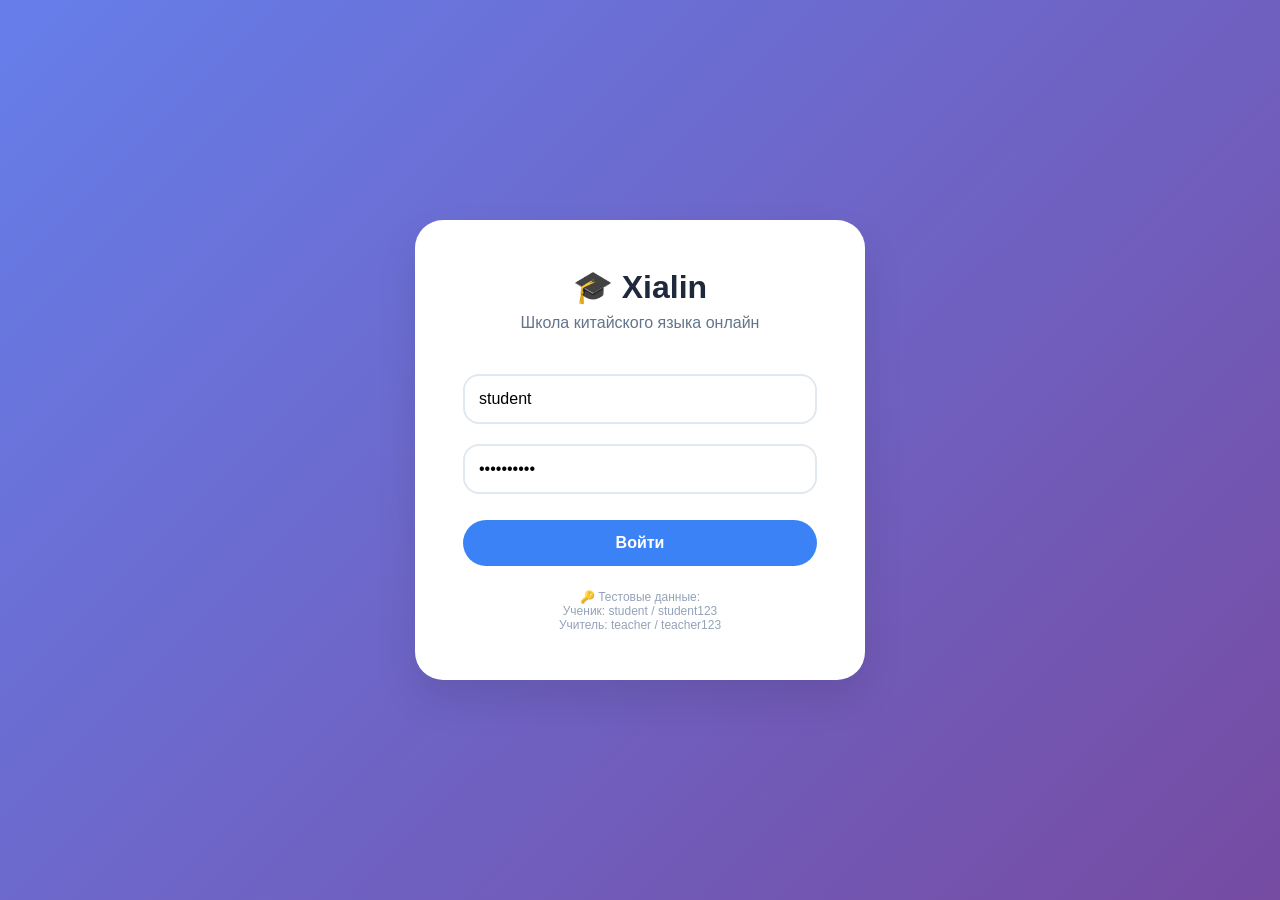
<file: templates/index.html>
<!DOCTYPE html>
<html lang="ru">
<head>
    <meta charset="UTF-8">
    <meta name="viewport" content="width=device-width, initial-scale=1.0">
    <title>Xialin - Школа китайского языка</title>
    <style>
        * { margin: 0; padding: 0; box-sizing: border-box; }
        body { font-family: -apple-system, BlinkMacSystemFont, 'Segoe UI', Roboto, sans-serif; background: linear-gradient(135deg, #667eea 0%, #764ba2 100%); min-height: 100vh; display: flex; justify-content: center; align-items: center; }
        .card { background: white; border-radius: 28px; padding: 48px; max-width: 450px; width: 90%; text-align: center; box-shadow: 0 20px 40px rgba(0,0,0,0.1); }
        h1 { font-size: 32px; margin-bottom: 8px; color: #1e293b; }
        .subtitle { color: #64748b; margin-bottom: 32px; }
        input { width: 100%; padding: 14px; margin: 10px 0; border: 2px solid #e2e8f0; border-radius: 16px; font-size: 16px; }
        button { width: 100%; padding: 14px; background: #3b82f6; color: white; border: none; border-radius: 40px; font-size: 16px; font-weight: 600; cursor: pointer; margin-top: 16px; }
        button:hover { background: #2563eb; }
        .error { color: #ef4444; background: #fee2e2; padding: 12px; border-radius: 12px; margin-top: 16px; font-size: 14px; }
        .hidden { display: none; }
        .demo-info { margin-top: 24px; font-size: 12px; color: #94a3b8; }
    </style>
</head>
<body>
    <div class="card">
        <h1>🎓 Xialin</h1>
        <p class="subtitle">Школа китайского языка онлайн</p>
        
        <input type="text" id="username" placeholder="Логин" value="student">
        <input type="password" id="password" placeholder="Пароль" value="student123">
        <button onclick="doLogin()">Войти</button>
        
        <div id="errorMsg" class="error hidden"></div>
        
        <div class="demo-info">
            🔑 Тестовые данные:<br>
            Ученик: student / student123<br>
            Учитель: teacher / teacher123
        </div>
    </div>

    <script>
        async function doLogin() {
            const username = document.getElementById('username').value;
            const password = document.getElementById('password').value;
            const errorDiv = document.getElementById('errorMsg');
            errorDiv.classList.add('hidden');
            
            try {
                const response = await fetch('/api/login/', {
                    method: 'POST',
                    headers: { 'Content-Type': 'application/json' },
                    body: JSON.stringify({ username, password })
                });
                const data = await response.json();
                
                if (data.success) {
                    localStorage.setItem('currentUser', JSON.stringify(data.user));
                    if (data.user.role === 'teacher') {
                        window.location.href = '/teacher/';
                    } else {
                        window.location.href = '/student/';
                    }
                } else {
                    errorDiv.textContent = data.message || 'Ошибка входа';
                    errorDiv.classList.remove('hidden');
                }
            } catch(e) {
                errorDiv.textContent = 'Ошибка подключения к серверу';
                errorDiv.classList.remove('hidden');
            }
        }
        
        // Enter key press
        document.getElementById('password').addEventListener('keypress', function(e) {
            if (e.key === 'Enter') doLogin();
        });
    </script>
</body>
</html>
</file>
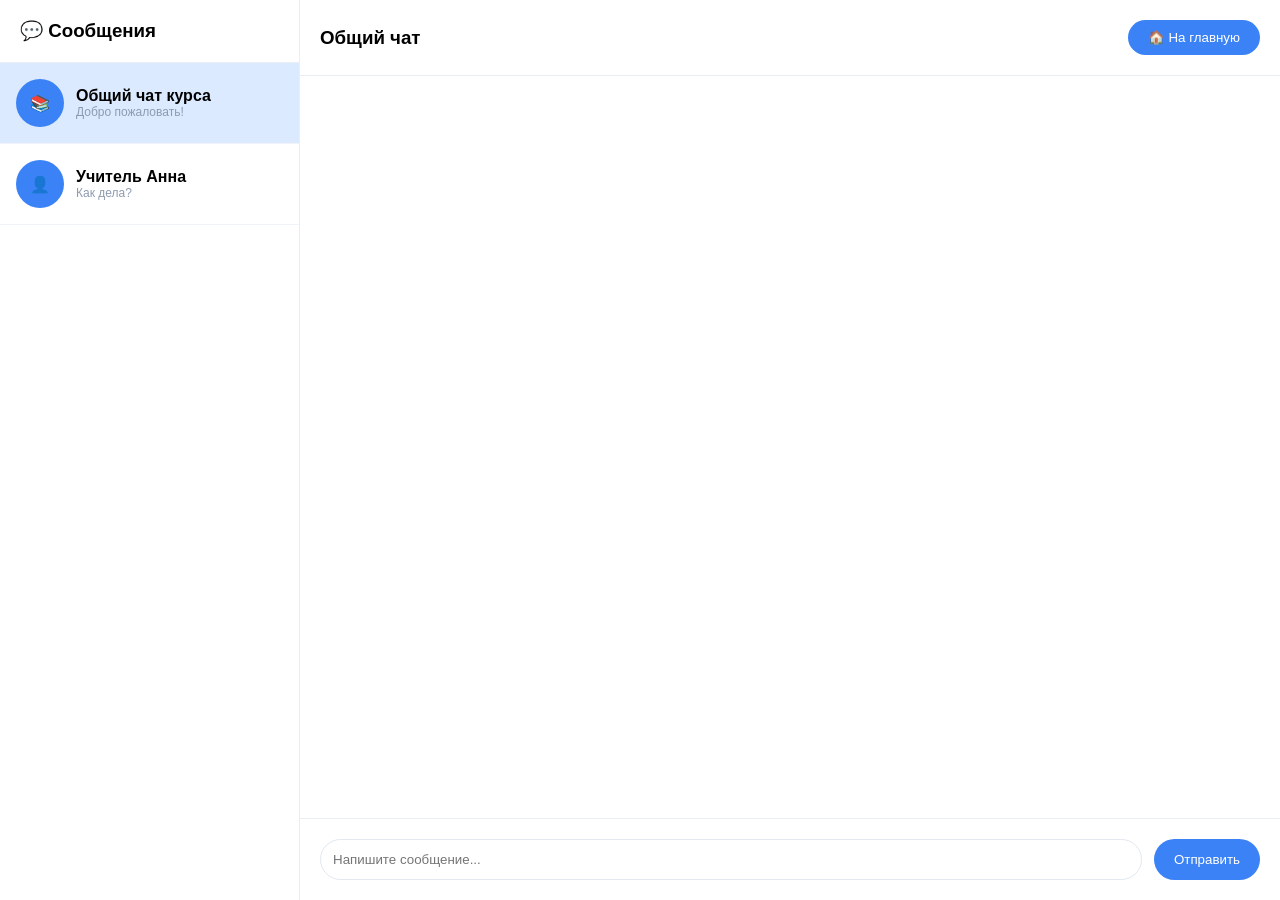
<file: templates/chat.html>
<!DOCTYPE html>
<html lang="ru">
<head>
    <meta charset="UTF-8">
    <meta name="viewport" content="width=device-width, initial-scale=1.0">
    <title>Чат - Xialin</title>
    <style>
        * { margin: 0; padding: 0; box-sizing: border-box; }
        body { font-family: -apple-system, sans-serif; background: #f5f7fb; }
        .chat-container { display: flex; height: 100vh; }
        .sidebar { width: 300px; background: white; border-right: 1px solid #e9eef3; display: flex; flex-direction: column; }
        .sidebar-header { padding: 20px; border-bottom: 1px solid #e9eef3; }
        .chat-list { flex: 1; overflow-y: auto; }
        .chat-item { padding: 16px; cursor: pointer; border-bottom: 1px solid #f0f4f9; display: flex; align-items: center; gap: 12px; }
        .chat-item:hover { background: #f8fafc; }
        .chat-item.active { background: #dbeafe; }
        .avatar { width: 48px; height: 48px; background: #3b82f6; border-radius: 50%; display: flex; align-items: center; justify-content: center; color: white; }
        .chat-info { flex: 1; }
        .chat-name { font-weight: 600; }
        .chat-last-message { font-size: 12px; color: #8e9aaf; }
        .main-chat { flex: 1; display: flex; flex-direction: column; background: white; }
        .chat-header { padding: 20px; border-bottom: 1px solid #e9eef3; display: flex; justify-content: space-between; align-items: center; }
        .messages { flex: 1; overflow-y: auto; padding: 20px; }
        .message { margin-bottom: 16px; display: flex; }
        .message.sent { justify-content: flex-end; }
        .message.received { justify-content: flex-start; }
        .message-bubble { max-width: 60%; padding: 12px 16px; border-radius: 20px; }
        .message.sent .message-bubble { background: #3b82f6; color: white; }
        .message.received .message-bubble { background: #f1f5f9; color: #1e293b; }
        .message-time { font-size: 10px; margin-top: 4px; opacity: 0.7; }
        .input-area { padding: 20px; border-top: 1px solid #e9eef3; display: flex; gap: 12px; }
        .input-area input { flex: 1; padding: 12px; border: 1px solid #e2e8f0; border-radius: 30px; }
        .typing-indicator { font-size: 12px; color: #8e9aaf; padding: 8px 20px; }
        button { background: #3b82f6; color: white; border: none; padding: 10px 20px; border-radius: 30px; cursor: pointer; }
        .hidden { display: none; }
    </style>
</head>
<body>
    <div class="chat-container">
        <div class="sidebar">
            <div class="sidebar-header">
                <h3>💬 Сообщения</h3>
            </div>
            <div class="chat-list" id="chatList">
                <div class="chat-item active" onclick="selectChat('course', 1)">
                    <div class="avatar">📚</div>
                    <div class="chat-info">
                        <div class="chat-name">Общий чат курса</div>
                        <div class="chat-last-message">Добро пожаловать!</div>
                    </div>
                </div>
                <div class="chat-item" onclick="selectChat('user', 2)">
                    <div class="avatar">👤</div>
                    <div class="chat-info">
                        <div class="chat-name">Учитель Анна</div>
                        <div class="chat-last-message">Как дела?</div>
                    </div>
                </div>
            </div>
        </div>
        
        <div class="main-chat">
            <div class="chat-header">
                <h3 id="chatTitle">Общий чат</h3>
                <button onclick="window.location.href='/'">🏠 На главную</button>
            </div>
            <div class="messages" id="messages"></div>
            <div class="typing-indicator hidden" id="typingIndicator">✏️ кто-то печатает...</div>
            <div class="input-area">
                <input type="text" id="messageInput" placeholder="Напишите сообщение..." onkeypress="handleKeyPress(event)">
                <button onclick="sendMessage()">Отправить</button>
            </div>
        </div>
    </div>

    <script>
        let ws = null;
        let currentChatType = 'course';
        let currentChatId = 1;
        let typingTimeout = null;
        
        function connectWebSocket() {
            const wsUrl = `ws://${window.location.host}/ws/chat/${currentChatType === 'course' ? currentChatId : 'private/'}`;
            ws = new WebSocket(wsUrl);
            
            ws.onopen = () => console.log('WebSocket connected');
            ws.onmessage = (event) => {
                const data = JSON.parse(event.data);
                if (data.type === 'message') {
                    addMessage(data.sender, data.message, data.sender_id === 1);
                } else if (data.type === 'typing') {
                    showTypingIndicator(data.sender, data.is_typing);
                }
            };
            ws.onclose = () => setTimeout(connectWebSocket, 3000);
        }
        
        function addMessage(sender, message, isSent) {
            const container = document.getElementById('messages');
            const div = document.createElement('div');
            div.className = `message ${isSent ? 'sent' : 'received'}`;
            div.innerHTML = `
                <div class="message-bubble">
                    <div>${message}</div>
                    <div class="message-time">${new Date().toLocaleTimeString()}</div>
                </div>
            `;
            container.appendChild(div);
            container.scrollTop = container.scrollHeight;
        }
        
        function sendMessage() {
            const input = document.getElementById('messageInput');
            const message = input.value;
            if (!message || !ws) return;
            
            ws.send(JSON.stringify({ type: 'message', message }));
            addMessage('Вы', message, true);
            input.value = '';
        }
        
        function handleKeyPress(event) {
            if (event.key === 'Enter') sendMessage();
            if (ws) {
                ws.send(JSON.stringify({ type: 'typing', is_typing: true }));
                if (typingTimeout) clearTimeout(typingTimeout);
                typingTimeout = setTimeout(() => {
                    ws.send(JSON.stringify({ type: 'typing', is_typing: false }));
                }, 1000);
            }
        }
        
        function selectChat(type, id) {
            currentChatType = type;
            currentChatId = id;
            document.getElementById('chatTitle').innerText = type === 'course' ? 'Общий чат курса' : 'Личный чат';
            if (ws) ws.close();
            connectWebSocket();
            document.getElementById('messages').innerHTML = '';
        }
        
        function showTypingIndicator(sender, isTyping) {
            const indicator = document.getElementById('typingIndicator');
            if (isTyping) {
                indicator.innerHTML = `✏️ ${sender} печатает...`;
                indicator.classList.remove('hidden');
            } else {
                indicator.classList.add('hidden');
            }
        }
        
        connectWebSocket();
    </script>
</body>
</html>
</file>
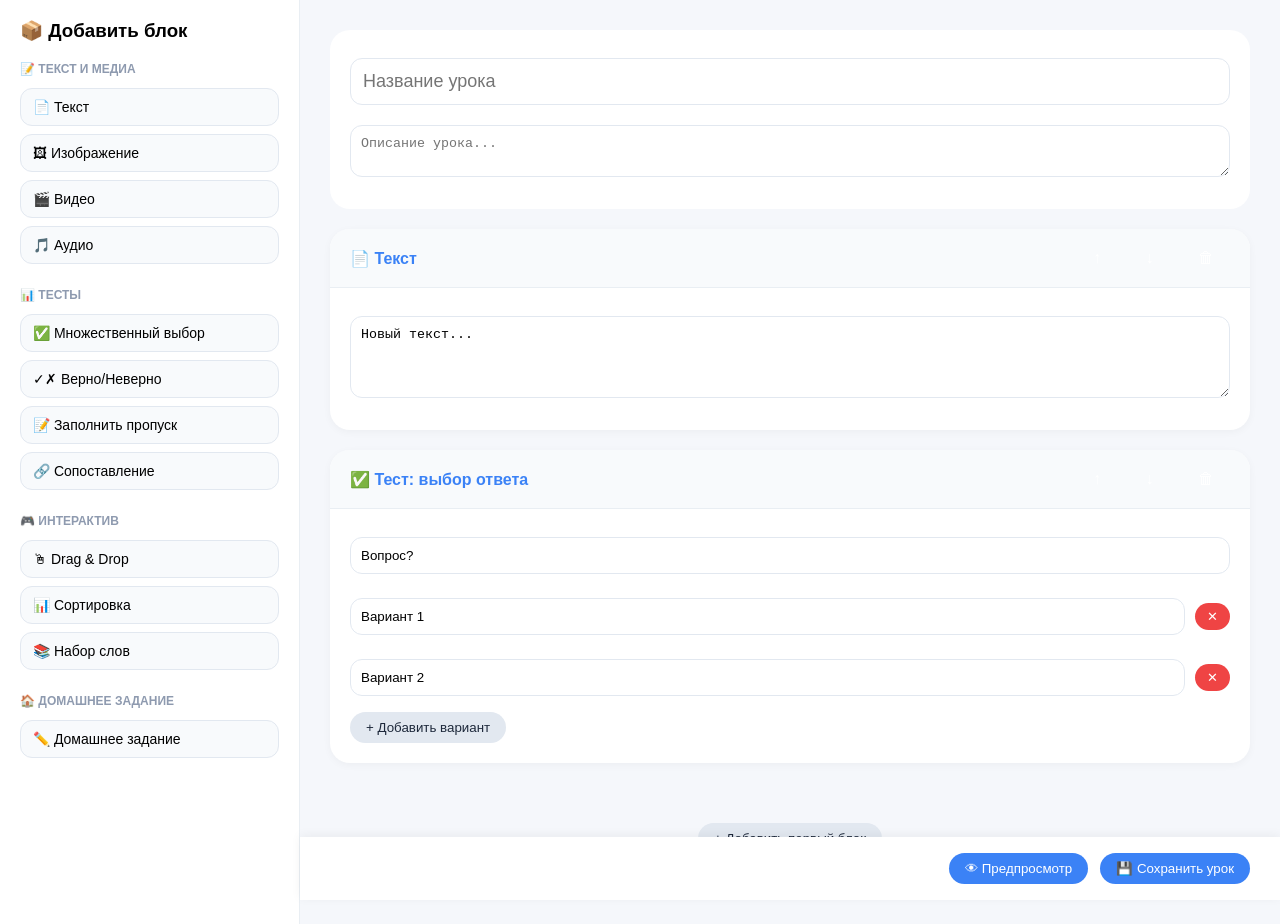
<file: templates/lesson_editor.html>
<!DOCTYPE html>
<html lang="ru">
<head>
    <meta charset="UTF-8">
    <meta name="viewport" content="width=device-width, initial-scale=1.0">
    <title>Конструктор уроков - Xialin</title>
    <style>
        * { margin: 0; padding: 0; box-sizing: border-box; }
        body {
            font-family: -apple-system, BlinkMacSystemFont, 'Segoe UI', Roboto, sans-serif;
            background: #f5f7fb;
        }
        .editor {
            display: flex;
            min-height: 100vh;
        }
        /* Sidebar с шаблонами */
        .templates-panel {
            width: 300px;
            background: white;
            border-right: 1px solid #e9eef3;
            padding: 20px;
            overflow-y: auto;
        }
        .template-group {
            margin-bottom: 24px;
        }
        .template-group h4 {
            font-size: 12px;
            color: #8e9aaf;
            margin-bottom: 12px;
            text-transform: uppercase;
        }
        .template-item {
            background: #f8fafc;
            border: 1px solid #e2e8f0;
            border-radius: 12px;
            padding: 10px 12px;
            margin-bottom: 8px;
            cursor: pointer;
            transition: all 0.2s;
            font-size: 14px;
        }
        .template-item:hover {
            background: #3b82f6;
            color: white;
            border-color: #3b82f6;
        }
        /* Основная область */
        .lesson-canvas {
            flex: 1;
            padding: 30px;
            overflow-y: auto;
        }
        .lesson-header {
            background: white;
            border-radius: 20px;
            padding: 20px;
            margin-bottom: 20px;
        }
        .lesson-header input {
            width: 100%;
            padding: 12px;
            font-size: 18px;
            border: 1px solid #e2e8f0;
            border-radius: 12px;
            margin-bottom: 12px;
        }
        /* Блок упражнения */
        .exercise-block {
            background: white;
            border-radius: 20px;
            margin-bottom: 20px;
            overflow: hidden;
            box-shadow: 0 2px 8px rgba(0,0,0,0.04);
        }
        .exercise-header {
            background: #f8fafc;
            padding: 12px 20px;
            display: flex;
            justify-content: space-between;
            align-items: center;
            border-bottom: 1px solid #e9eef3;
            cursor: move;
        }
        .exercise-type {
            font-weight: 600;
            color: #3b82f6;
        }
        .exercise-actions button {
            background: none;
            border: none;
            cursor: pointer;
            font-size: 16px;
            margin-left: 8px;
        }
        .exercise-content {
            padding: 20px;
        }
        button {
            background: #3b82f6;
            color: white;
            border: none;
            padding: 8px 16px;
            border-radius: 30px;
            cursor: pointer;
        }
        button.secondary {
            background: #e2e8f0;
            color: #1e293b;
        }
        .save-bar {
            position: fixed;
            bottom: 0;
            right: 0;
            left: 300px;
            background: white;
            padding: 16px 30px;
            box-shadow: 0 -2px 10px rgba(0,0,0,0.05);
            display: flex;
            justify-content: flex-end;
            gap: 12px;
        }
        input, textarea {
            width: 100%;
            padding: 10px;
            border: 1px solid #e2e8f0;
            border-radius: 12px;
            margin: 8px 0;
        }
        .test-option {
            display: flex;
            gap: 10px;
            align-items: center;
            margin: 8px 0;
        }
        .test-option input { flex: 1; }
        .test-option button { background: #ef4444; padding: 6px 12px; }
        .hidden { display: none; }
    </style>
</head>
<body>
<div class="editor">
    <!-- Панель шаблонов -->
    <div class="templates-panel">
        <h3 style="margin-bottom: 20px;">📦 Добавить блок</h3>
        
        <div class="template-group">
            <h4>📝 Текст и медиа</h4>
            <div class="template-item" onclick="addBlock('text')">📄 Текст</div>
            <div class="template-item" onclick="addBlock('image')">🖼 Изображение</div>
            <div class="template-item" onclick="addBlock('video')">🎬 Видео</div>
            <div class="template-item" onclick="addBlock('audio')">🎵 Аудио</div>
        </div>
        
        <div class="template-group">
            <h4>📊 Тесты</h4>
            <div class="template-item" onclick="addBlock('multiple_choice')">✅ Множественный выбор</div>
            <div class="template-item" onclick="addBlock('true_false')">✓✗ Верно/Неверно</div>
            <div class="template-item" onclick="addBlock('fill_blank')">📝 Заполнить пропуск</div>
            <div class="template-item" onclick="addBlock('matching')">🔗 Сопоставление</div>
        </div>
        
        <div class="template-group">
            <h4>🎮 Интерактив</h4>
            <div class="template-item" onclick="addBlock('drag_drop')">🖱 Drag & Drop</div>
            <div class="template-item" onclick="addBlock('sorting')">📊 Сортировка</div>
            <div class="template-item" onclick="addBlock('word_bank')">📚 Набор слов</div>
        </div>
        
        <div class="template-group">
            <h4>🏠 Домашнее задание</h4>
            <div class="template-item" onclick="addBlock('homework')">✏️ Домашнее задание</div>
        </div>
    </div>
    
    <!-- Основная область -->
    <div class="lesson-canvas">
        <div class="lesson-header">
            <input type="text" id="lessonTitle" placeholder="Название урока">
            <textarea id="lessonDescription" rows="2" placeholder="Описание урока..."></textarea>
        </div>
        
        <div id="blocksContainer"></div>
        
        <div style="text-align: center; padding: 40px;">
            <button class="secondary" onclick="addBlock('text')">+ Добавить первый блок</button>
        </div>
    </div>
    
    <!-- Панель сохранения -->
    <div class="save-bar">
        <button onclick="previewLesson()">👁 Предпросмотр</button>
        <button onclick="saveLesson()">💾 Сохранить урок</button>
    </div>
</div>

<script>
    let blocks = [];
    let blockId = 0;
    
    function addBlock(type) {
        const newBlock = {
            id: blockId++,
            type: type,
            data: getDefaultData(type)
        };
        blocks.push(newBlock);
        renderBlocks();
    }
    
    function getDefaultData(type) {
        switch(type) {
            case 'text':
                return { content: 'Новый текст...' };
            case 'multiple_choice':
                return { question: 'Вопрос?', options: ['Вариант 1', 'Вариант 2'], correct: 0 };
            case 'true_false':
                return { question: 'Утверждение?', correct: true };
            case 'fill_blank':
                return { text: 'Hello ___!', answer: 'world' };
            case 'matching':
                return { pairs: [['Слово 1', 'Translation 1'], ['Слово 2', 'Translation 2']] };
            case 'homework':
                return { task: 'Напишите решение...', attachments: [] };
            default:
                return { content: 'Новый блок' };
        }
    }
    
    function renderBlocks() {
        const container = document.getElementById('blocksContainer');
        container.innerHTML = '';
        
        blocks.forEach((block, idx) => {
            const blockDiv = document.createElement('div');
            blockDiv.className = 'exercise-block';
            blockDiv.innerHTML = `
                <div class="exercise-header">
                    <span class="exercise-type">${getTypeName(block.type)}</span>
                    <div class="exercise-actions">
                        <button onclick="moveBlock(${idx}, 'up')">↑</button>
                        <button onclick="moveBlock(${idx}, 'down')">↓</button>
                        <button onclick="deleteBlock(${idx})">🗑</button>
                    </div>
                </div>
                <div class="exercise-content" id="block-${block.id}">
                    ${renderBlockContent(block)}
                </div>
            `;
            container.appendChild(blockDiv);
        });
    }
    
    function renderBlockContent(block) {
        switch(block.type) {
            case 'text':
                return `<textarea rows="4" onchange="updateBlock(${block.id}, 'content', this.value)">${block.data.content}</textarea>`;
                
            case 'multiple_choice':
                return `
                    <input value="${block.data.question}" onchange="updateBlock(${block.id}, 'question', this.value)" placeholder="Вопрос">
                    ${block.data.options.map((opt, i) => `
                        <div class="test-option">
                            <input value="${opt}" onchange="updateOption(${block.id}, ${i}, this.value)">
                            <button onclick="removeOption(${block.id}, ${i})">✕</button>
                        </div>
                    `).join('')}
                    <button onclick="addOption(${block.id})" class="secondary">+ Добавить вариант</button>
                `;
                
            case 'true_false':
                return `
                    <p>${block.data.question}</p>
                    <select onchange="updateBlock(${block.id}, 'correct', this.value === 'true')">
                        <option value="true" ${block.data.correct ? 'selected' : ''}>Верно</option>
                        <option value="false" ${!block.data.correct ? 'selected' : ''}>Неверно</option>
                    </select>
                `;
                
            case 'fill_blank':
                return `
                    <p>Текст с пропуском ___</p>
                    <input value="${block.data.text}" onchange="updateBlock(${block.id}, 'text', this.value)">
                    <input value="${block.data.answer}" onchange="updateBlock(${block.id}, 'answer', this.value)" placeholder="Правильный ответ">
                `;
                
            case 'homework':
                return `
                    <textarea rows="3" onchange="updateBlock(${block.id}, 'task', this.value)" placeholder="Задание...">${block.data.task}</textarea>
                    <button class="secondary">📎 Прикрепить файл</button>
                `;
                
            default:
                return `<p>Блок в разработке</p>`;
        }
    }
    
    function getTypeName(type) {
        const names = {
            text: '📄 Текст',
            image: '🖼 Изображение',
            video: '🎬 Видео',
            audio: '🎵 Аудио',
            multiple_choice: '✅ Тест: выбор ответа',
            true_false: '✓✗ Верно/Неверно',
            fill_blank: '📝 Заполнить пропуск',
            matching: '🔗 Сопоставление',
            drag_drop: '🖱 Drag & Drop',
            sorting: '📊 Сортировка',
            word_bank: '📚 Набор слов',
            homework: '✏️ Домашнее задание'
        };
        return names[type] || type;
    }
    
    function updateBlock(blockId, field, value) {
        const block = blocks.find(b => b.id === blockId);
        if (block) {
            block.data[field] = value;
        }
    }
    
    function updateOption(blockId, optionIdx, value) {
        const block = blocks.find(b => b.id === blockId);
        if (block && block.data.options) {
            block.data.options[optionIdx] = value;
        }
    }
    
    function addOption(blockId) {
        const block = blocks.find(b => b.id === blockId);
        if (block && block.data.options) {
            block.data.options.push('Новый вариант');
            renderBlocks();
        }
    }
    
    function removeOption(blockId, optionIdx) {
        const block = blocks.find(b => b.id === blockId);
        if (block && block.data.options) {
            block.data.options.splice(optionIdx, 1);
            renderBlocks();
        }
    }
    
    function moveBlock(idx, direction) {
        if (direction === 'up' && idx > 0) {
            [blocks[idx-1], blocks[idx]] = [blocks[idx], blocks[idx-1]];
        } else if (direction === 'down' && idx < blocks.length - 1) {
            [blocks[idx], blocks[idx+1]] = [blocks[idx+1], blocks[idx]];
        }
        renderBlocks();
    }
    
    function deleteBlock(idx) {
        blocks.splice(idx, 1);
        renderBlocks();
    }
    
    function previewLesson() {
        alert('Предпросмотр урока (будет открыта отдельная страница)');
    }
    
    async function saveLesson() {
        const lessonData = {
            title: document.getElementById('lessonTitle').value,
            description: document.getElementById('lessonDescription').value,
            blocks: blocks,
            lesson_type: 'async'
        };
        
        console.log('Сохраняем урок:', lessonData);
        alert('Урок сохранён! (Данные в консоли)');
    }
    
    // Инициализация с примерами
    addBlock('text');
    addBlock('multiple_choice');
</script>
</body>
</html>
</file>
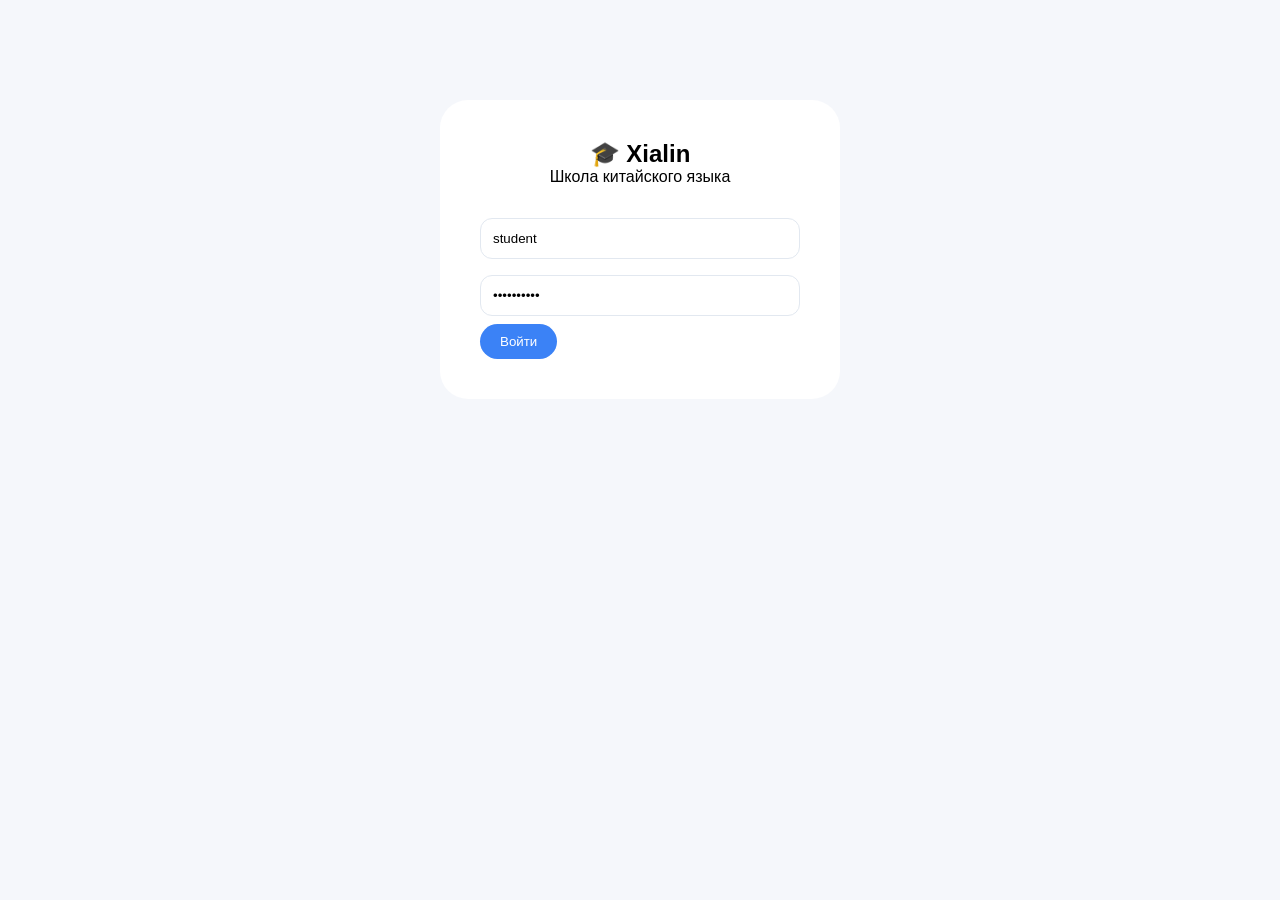
<file: templates/student_dashboard.html>
<!DOCTYPE html>
<html lang="zh">
<head>
    <meta charset="UTF-8">
    <meta name="viewport" content="width=device-width, initial-scale=1.0">
    <title>Xialin - 在线汉语学习</title>
    <style>
        * { margin: 0; padding: 0; box-sizing: border-box; }
        body { font-family: -apple-system, BlinkMacSystemFont, 'Segoe UI', Roboto, sans-serif; background: #f5f7fb; }
        .header { background: white; padding: 16px 32px; border-bottom: 1px solid #e9eef3; display: flex; justify-content: space-between; align-items: center; }
        .logo { font-size: 24px; font-weight: 700; background: linear-gradient(135deg, #667eea 0%, #764ba2 100%); -webkit-background-clip: text; -webkit-text-fill-color: transparent; }
        .container { max-width: 1200px; margin: 0 auto; padding: 32px; }
        .stats-grid { display: grid; grid-template-columns: repeat(auto-fit, minmax(200px, 1fr)); gap: 20px; margin-bottom: 32px; }
        .stat-card { background: white; border-radius: 20px; padding: 20px; }
        .stat-value { font-size: 32px; font-weight: 700; color: #3b82f6; }
        .card { background: white; border-radius: 20px; padding: 24px; margin-bottom: 24px; }
        .lesson-item { background: #f8fafc; padding: 16px; margin: 12px 0; border-radius: 16px; display: flex; justify-content: space-between; align-items: center; flex-wrap: wrap; gap: 12px; }
        button { background: #3b82f6; color: white; border: none; padding: 10px 20px; border-radius: 30px; cursor: pointer; }
        .badge { font-size: 12px; padding: 4px 10px; border-radius: 20px; background: #e2e8f0; }
        .badge.completed { background: #d1fae5; color: #065f46; }
        .badge.sync { background: #dbeafe; color: #1e40af; }
        .hidden { display: none; }
        .login-card { max-width: 400px; margin: 100px auto; background: white; border-radius: 28px; padding: 40px; }
        input { width: 100%; padding: 12px; margin: 8px 0; border: 1px solid #e2e8f0; border-radius: 12px; }
    </style>
</head>
<body>
    <div id="loginView" class="login-card">
        <h2 style="text-align: center;">🎓 Xialin</h2>
        <p style="text-align: center; margin-bottom: 24px;">Школа китайского языка</p>
        <input type="text" id="username" placeholder="Логин" value="student">
        <input type="password" id="password" placeholder="Пароль" value="student123">
        <button onclick="doLogin()">Войти</button>
        <div id="loginError" class="error hidden"></div>
    </div>

    <div id="dashboard" class="hidden">
        <div class="header">
            <div class="logo" onclick="location.href='/student/'">🎓 Xialin | 汉语学习</div>
            <div>
                <span id="userName"></span>
                <button onclick="logout()" style="background: #e2e8f0; color: #1e293b; margin-left: 16px;">退出 | Выйти</button>
            </div>
        </div>
        <div class="container">
            <div class="stats-grid">
                <div class="stat-card"><div class="stat-title">学习进度 | Прогресс</div><div class="stat-value" id="progressPercent">0</div><div>%</div></div>
                <div class="stat-card"><div class="stat-title">已完成 | Пройдено</div><div class="stat-value" id="completedCount">0</div></div>
                <div class="stat-card"><div class="stat-title">总课程 | Всего уроков HSK</div><div class="stat-value" id="totalCount">0</div></div>
            </div>
            <div class="card">
                <h3>📚 我的课程 | Мои уроки</h3>
                <div id="lessonsList"></div>
            </div>
        </div>
    </div>

    <script>
        let currentUser = null;
        let allLessons = [];

        async function doLogin() {
            const username = document.getElementById('username').value;
            const password = document.getElementById('password').value;
            const res = await fetch('/api/login/', {
                method: 'POST',
                headers: { 'Content-Type': 'application/json' },
                body: JSON.stringify({ username, password })
            });
            const data = await res.json();
            if (data.success) {
                currentUser = data.user;
                localStorage.setItem('currentUser', JSON.stringify(currentUser));
                document.getElementById('loginView').style.display = 'none';
                document.getElementById('dashboard').classList.remove('hidden');
                document.getElementById('userName').innerText = currentUser.name;
                await loadLessons();
            } else {
                document.getElementById('loginError').innerText = 'Ошибка входа';
                document.getElementById('loginError').classList.remove('hidden');
            }
        }

        async function loadLessons() {
            const res = await fetch('/api/lessons/');
            allLessons = await res.json();
            const completed = currentUser.progress.length;
            const percent = allLessons.length ? Math.round((completed / allLessons.length) * 100) : 0;
            document.getElementById('progressPercent').innerText = percent;
            document.getElementById('completedCount').innerText = completed;
            document.getElementById('totalCount').innerText = allLessons.length;
            
            const container = document.getElementById('lessonsList');
            if (allLessons.length === 0) {
                container.innerHTML = '<p>暂无课程 | Нет уроков HSK</p>';
            } else {
                container.innerHTML = allLessons.map(lesson => {
                    const isCompleted = currentUser.progress.includes(lesson.id);
                    const isSync = lesson.lesson_type === 'sync';
                    return `
                        <div class="lesson-item">
                            <div>
                                <strong>${lesson.title}</strong>
                                <div><span class="badge ${isCompleted ? 'completed' : ''} ${isSync ? 'sync' : ''}">${isSync ? '🎬 直播 | Живой урок' : (isCompleted ? '✅ 已完成 | Пройдено' : '📝 未开始 | Не начат')}</span></div>
                            </div>
                            <div>
                                ${isSync ? `<button onclick="joinClass(${lesson.id})">🎥 进入课堂 | Войти в класс</button>` : `<button onclick="openLesson(${lesson.id})">📖 学习 | Изучать</button>`}
                            </div>
                        </div>
                    `;
                }).join('');
            }
        }

        function openLesson(id) { window.location.href = `/lesson/?id=${id}`; }
        function joinClass(id) { window.location.href = `/virtual-class/?lesson_id=${id}`; }
        function logout() { localStorage.removeItem('currentUser'); location.reload(); }

        const savedUser = localStorage.getItem('currentUser');
        if (savedUser) {
            currentUser = JSON.parse(savedUser);
            document.getElementById('loginView').style.display = 'none';
            document.getElementById('dashboard').classList.remove('hidden');
            document.getElementById('userName').innerText = currentUser.name;
            loadLessons();
        }
    </script>
</body>
</html>
</file>
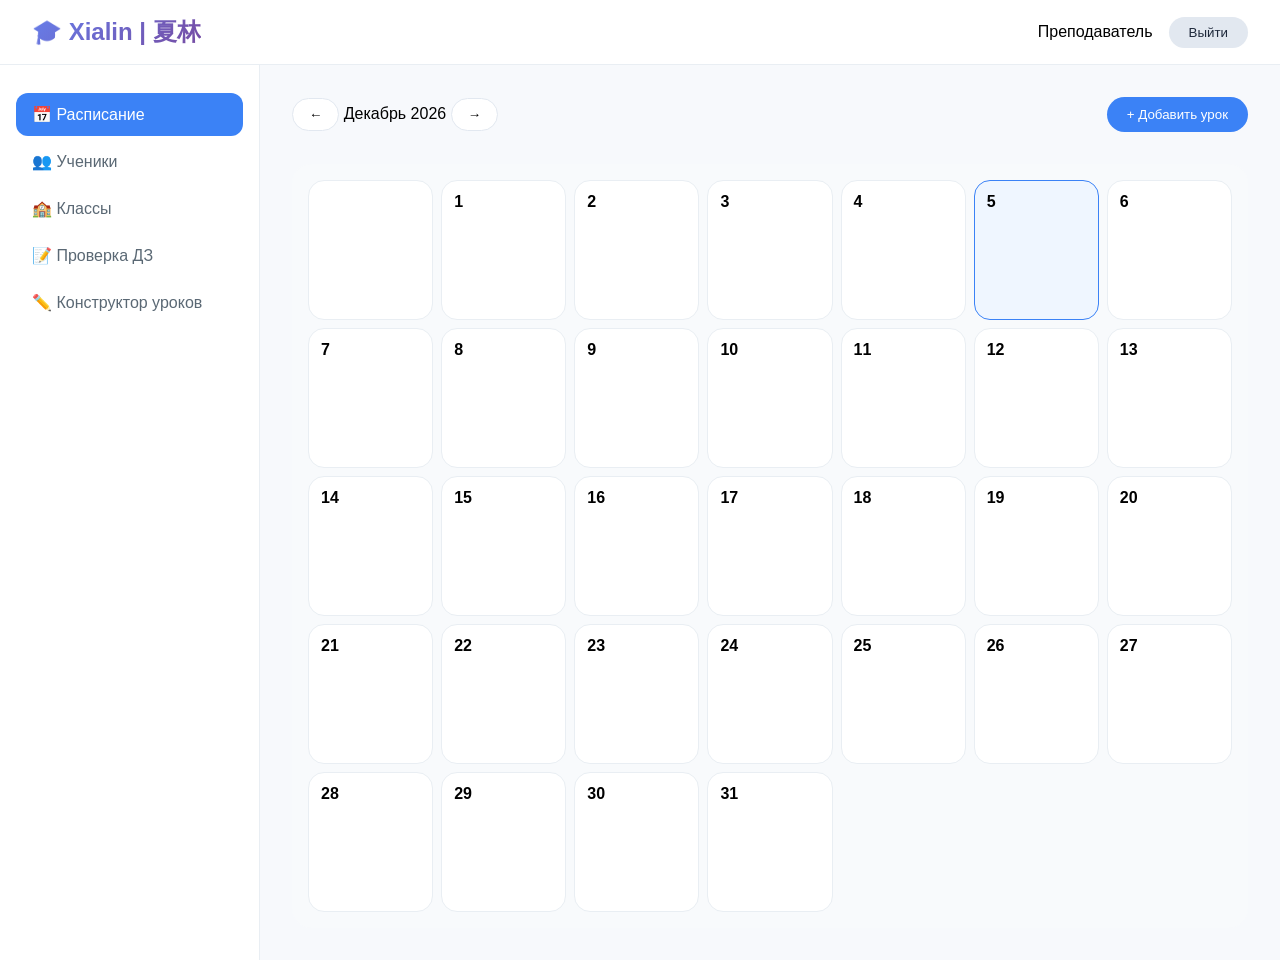
<file: templates/teacher_panel.html>
<!DOCTYPE html>
<html lang="ru">
<head>
    <meta charset="UTF-8">
    <meta name="viewport" content="width=device-width, initial-scale=1.0">
    <title>Xialin - Панель учителя</title>
    <style>
        * { margin: 0; padding: 0; box-sizing: border-box; }
        body { font-family: -apple-system, BlinkMacSystemFont, 'Segoe UI', Roboto, sans-serif; background: #f7f9fc; }
        
        .header { background: white; padding: 16px 32px; border-bottom: 1px solid #e9eef3; display: flex; justify-content: space-between; align-items: center; position: sticky; top: 0; z-index: 100; }
        .logo { font-size: 24px; font-weight: 700; background: linear-gradient(135deg, #667eea 0%, #764ba2 100%); -webkit-background-clip: text; -webkit-text-fill-color: transparent; cursor: pointer; }
        .main-container { display: flex; min-height: calc(100vh - 73px); }
        
        .sidebar { width: 260px; background: white; border-right: 1px solid #e9eef3; padding: 24px 16px; }
        .nav-item { display: flex; align-items: center; gap: 12px; padding: 12px 16px; margin: 4px 0; border-radius: 12px; color: #5a6874; cursor: pointer; transition: all 0.2s; font-weight: 500; }
        .nav-item:hover, .nav-item.active { background: #3b82f6; color: white; }
        
        .content { flex: 1; padding: 32px; overflow-y: auto; }
        .page-title { font-size: 24px; font-weight: 600; margin-bottom: 24px; color: #1e293b; }
        
        /* Calendar */
        .calendar-header { display: flex; justify-content: space-between; align-items: center; margin-bottom: 24px; flex-wrap: wrap; gap: 16px; }
        .month-nav button { background: white; border: 1px solid #e2e8f0; border-radius: 30px; padding: 8px 16px; cursor: pointer; }
        .calendar-weekdays { display: grid; grid-template-columns: repeat(7, 1fr); gap: 8px; margin-bottom: 8px; }
        .weekday { text-align: center; padding: 12px; font-weight: 600; color: #8e9aaf; }
        .calendar-grid { display: grid; grid-template-columns: repeat(7, 1fr); gap: 8px; background: #f8fafc; border-radius: 20px; padding: 16px; }
        .calendar-day { background: white; border-radius: 16px; padding: 12px; min-height: 140px; border: 1px solid #e9eef3; }
        .calendar-day.today { background: #eff6ff; border-color: #3b82f6; }
        .day-number { font-weight: 600; margin-bottom: 8px; }
        .lesson-item-cal { background: #dbeafe; border-radius: 8px; padding: 4px 8px; margin-bottom: 4px; font-size: 11px; cursor: pointer; }
        
        /* Students Table */
        .students-table { background: white; border-radius: 20px; overflow: hidden; }
        table { width: 100%; border-collapse: collapse; }
        th, td { padding: 16px; text-align: left; border-bottom: 1px solid #e9eef3; }
        th { background: #f8fafc; font-weight: 600; }
        .enter-class-btn { background: #10b981; color: white; border: none; padding: 6px 16px; border-radius: 20px; cursor: pointer; }
        .hsk-badge { background: #3b82f6; color: white; padding: 4px 12px; border-radius: 20px; font-size: 12px; display: inline-block; }
        
        /* Classes Grid */
        .classes-grid { display: grid; grid-template-columns: repeat(auto-fill, minmax(320px, 1fr)); gap: 20px; }
        .class-card { background: white; border-radius: 20px; padding: 20px; cursor: pointer; border: 1px solid #e9eef3; transition: transform 0.2s; }
        .class-card:hover { transform: translateY(-4px); box-shadow: 0 8px 24px rgba(0,0,0,0.08); }
        .class-title { font-size: 18px; font-weight: 600; margin-bottom: 12px; }
        .class-info { font-size: 13px; color: #5a6874; margin-bottom: 16px; }
        .student-badge { display: inline-block; background: #f1f5f9; border-radius: 20px; padding: 4px 12px; font-size: 12px; margin-right: 6px; margin-bottom: 6px; }
        
        .modal { position: fixed; top: 0; left: 0; right: 0; bottom: 0; background: rgba(0,0,0,0.5); display: flex; justify-content: center; align-items: center; z-index: 1000; }
        .modal-content { background: white; border-radius: 28px; max-width: 500px; width: 90%; padding: 28px; }
        .hidden { display: none; }
        input, select { width: 100%; padding: 12px; margin: 8px 0; border: 1px solid #e2e8f0; border-radius: 12px; }
        
        @media (max-width: 768px) {
            .sidebar { width: 80px; }
            .nav-item span { display: none; }
            .students-table { overflow-x: auto; display: block; }
        }
    </style>
</head>
<body>
    <div class="header">
        <div class="logo" onclick="showTab('schedule')">🎓 Xialin | 夏林</div>
        <div style="display: flex; gap: 16px; align-items: center;">
            <span id="teacherName"></span>
            <button onclick="logout()" style="background: #e2e8f0; color: #1e293b; border: none; padding: 8px 20px; border-radius: 30px;">Выйти</button>
        </div>
    </div>
    
    <div class="main-container">
        <div class="sidebar">
            <div class="nav-item active" onclick="showTab('schedule')">📅 Расписание</div>
            <div class="nav-item" onclick="showTab('students')">👥 Ученики</div>
            <div class="nav-item" onclick="showTab('classes')">🏫 Классы</div>
            <div class="nav-item" onclick="showTab('homework')">📝 Проверка ДЗ</div>
            <div class="nav-item" onclick="window.location.href='/lesson-editor/'">✏️ Конструктор уроков</div>
        </div>
        
        <div class="content">
            <!-- Расписание -->
            <div id="scheduleTab">
                <div class="calendar-header">
                    <div class="month-nav">
                        <button onclick="changeMonth(-1)">←</button>
                        <span class="current-month" id="currentMonth">Май 2026</span>
                        <button onclick="changeMonth(1)">→</button>
                    </div>
                    <button onclick="openAddLessonModal()" style="background: #3b82f6; color: white; border: none; padding: 10px 20px; border-radius: 30px;">+ Добавить урок</button>
                </div>
                <div class="calendar-weekdays" id="weekdays"></div>
                <div class="calendar-grid" id="calendarGrid"></div>
            </div>
            
            <!-- Ученики (с HSK уровнями) -->
            <div id="studentsTab" class="hidden">
                <h2 class="page-title">👥 Мои ученики</h2>
                <div class="students-table" id="studentsList"></div>
                <button onclick="openAddStudentModal()" style="margin-top: 20px;">+ Добавить ученика</button>
            </div>
            
            <!-- Классы (по HSK уровням) -->
            <div id="classesTab" class="hidden">
                <h2 class="page-title">🏫 Классы HSK</h2>
                <button onclick="openCreateClassModal()" style="margin-bottom: 20px;">+ Создать класс</button>
                <div id="classesList" class="classes-grid"></div>
            </div>
            
            <!-- Проверка ДЗ -->
            <div id="homeworkTab" class="hidden">
                <h2 class="page-title">📝 Проверка домашних заданий</h2>
                <div id="homeworkList" class="students-table"></div>
            </div>
        </div>
    </div>
    
    <!-- Модалки -->
    <div id="addStudentModal" class="modal hidden">
        <div class="modal-content">
            <h3>➕ Добавить ученика</h3>
            <label>Имя</label>
            <input type="text" id="studentName" placeholder="Имя ученика">
            <label>Логин</label>
            <input type="text" id="studentUsername">
            <label>Пароль</label>
            <input type="password" id="studentPassword">
            <label>Уровень HSK</label>
            <select id="studentHSK">
                <option value="1">HSK 1 - Начинающий</option>
                <option value="2">HSK 2 - Базовый</option>
                <option value="3">HSK 3 - Средний</option>
                <option value="4">HSK 4 - Выше среднего</option>
                <option value="5">HSK 5 - Продвинутый</option>
                <option value="6">HSK 6 - Мастер</option>
            </select>
            <div style="margin-top: 20px; display: flex; gap: 12px; justify-content: flex-end;">
                <button onclick="closeModal('addStudentModal')" style="background: #e2e8f0; color: #1e293b;">Отмена</button>
                <button onclick="addStudent()">Добавить</button>
            </div>
        </div>
    </div>
    
    <div id="createClassModal" class="modal hidden">
        <div class="modal-content">
            <h3>🏫 Создать класс</h3>
            <label>Название класса</label>
            <input type="text" id="className" placeholder="Например: HSK 3 Группа">
            <label>Уровень HSK</label>
            <select id="classHSK">
                <option value="1">HSK 1</option>
                <option value="2">HSK 2</option>
                <option value="3">HSK 3</option>
                <option value="4">HSK 4</option>
                <option value="5">HSK 5</option>
                <option value="6">HSK 6</option>
            </select>
            <div style="margin-top: 20px; display: flex; gap: 12px; justify-content: flex-end;">
                <button onclick="closeModal('createClassModal')" style="background: #e2e8f0;">Отмена</button>
                <button onclick="createClass()">Создать</button>
            </div>
        </div>
    </div>

<script>
    let currentMonth = new Date().getMonth();
    let currentYear = new Date().getFullYear();
    
    // Данные учеников с HSK уровнями и текущими уроками
    let students = [
        { id: 1, name: 'Анна Смирнова', username: 'anna', hsk_level: 1, current_lesson: 3, current_hsk: 'HSK 1' },
        { id: 2, name: 'Максим Иванов', username: 'maxim', hsk_level: 2, current_lesson: 5, current_hsk: 'HSK 2' },
        { id: 3, name: 'Елена Ким', username: 'elena', hsk_level: 3, current_lesson: 2, current_hsk: 'HSK 3' },
        { id: 4, name: 'Дмитрий Петров', username: 'dmitry', hsk_level: 4, current_lesson: 8, current_hsk: 'HSK 4' },
        { id: 5, name: 'Ольга Соколова', username: 'olga', hsk_level: 5, current_lesson: 4, current_hsk: 'HSK 5' },
    ];
    
    // Классы по HSK
    let classes = [
        { id: 1, name: 'HSK 1 Группа', hsk_level: 1, students: ['Анна Смирнова'], current_lesson: 3 },
        { id: 2, name: 'HSK 2 Группа', hsk_level: 2, students: ['Максим Иванов'], current_lesson: 5 },
        { id: 3, name: 'HSK 3 Группа', hsk_level: 3, students: ['Елена Ким'], current_lesson: 2 },
        { id: 4, name: 'HSK 4-5 Продвинутые', hsk_level: 4, students: ['Дмитрий Петров', 'Ольга Соколова'], current_lesson: 6 },
    ];
    
    // Уроки в расписании
    let lessons = [
        { id: 1, name: 'HSK 1 Урок 3', date: '2026-05-06', time: '10:00', student: 'Анна Смирнова' },
        { id: 2, name: 'HSK 2 Урок 5', date: '2026-05-07', time: '14:00', student: 'Максим Иванов' },
        { id: 3, name: 'HSK 3 Урок 2', date: '2026-05-08', time: '16:00', student: 'Елена Ким' },
    ];
    
    function renderCalendar() {
        const monthNames = ['Январь', 'Февраль', 'Март', 'Апрель', 'Май', 'Июнь', 'Июль', 'Август', 'Сентябрь', 'Октябрь', 'Ноябрь', 'Декабрь'];
        document.getElementById('currentMonth').innerText = `${monthNames[currentMonth]} ${currentYear}`;
        
        const firstDay = new Date(currentYear, currentMonth, 1);
        const startDayOfWeek = firstDay.getDay() || 7;
        const daysInMonth = new Date(currentYear, currentMonth + 1, 0).getDate();
        
        let calendarHtml = '';
        for (let i = 1; i < startDayOfWeek; i++) calendarHtml += '<div class="calendar-day other-month"></div>';
        for (let d = 1; d <= daysInMonth; d++) {
            const dateStr = `${currentYear}-${String(currentMonth+1).padStart(2,'0')}-${String(d).padStart(2,'0')}`;
            const dayLessons = lessons.filter(l => l.date === dateStr);
            calendarHtml += `<div class="calendar-day ${dateStr === new Date().toISOString().split('T')[0] ? 'today' : ''}">
                <div class="day-number">${d}</div>
                ${dayLessons.map(l => `<div class="lesson-item-cal" onclick="startClass(${l.id})">${l.time} ${l.name}<br><span style="font-size:10px;">👤 ${l.student}</span></div>`).join('')}
            </div>`;
        }
        document.getElementById('calendarGrid').innerHTML = calendarHtml;
    }
    
    function renderStudents() {
        document.getElementById('studentsList').innerHTML = `
            <table>
                <thead><tr><th>Ученик</th><th>Логин</th><th>Уровень</th><th>Текущий урок</th><th>Действия</th></tr></thead>
                <tbody>
                    ${students.map(s => `
                        <tr>
                            <td><strong>${s.name}</strong></td>
                            <td>${s.username}</td>
                            <td><span class="hsk-badge">${s.current_hsk}</span></td>
                            <td>📖 Урок ${s.current_lesson} / 20</td>
                            <td><button class="enter-class-btn" onclick="enterClassAsTeacher('${s.name}', ${s.hsk_level}, ${s.current_lesson})">🎥 Войти в класс</button></td>
                        </tr>
                    `).join('')}
                </tbody>
            </table>
        `;
    }
    
    function renderClasses() {
        document.getElementById('classesList').innerHTML = classes.map(c => `
            <div class="class-card" onclick="enterClass('${c.name}', ${c.hsk_level})">
                <div class="class-title">🏫 ${c.name}</div>
                <div class="class-info">Уровень: HSK ${c.hsk_level} | Текущий урок: ${c.current_lesson}</div>
                <div>👥 ${c.students.length} учеников: ${c.students.join(', ')}</div>
                <button class="enter-class-btn" style="margin-top: 16px; width: 100%;" onclick="event.stopPropagation(); enterClassAsTeacher('${c.name}', ${c.hsk_level}, ${c.current_lesson})">🎥 Войти в класс</button>
            </div>
        `).join('');
    }
    
    // Вход в класс как учитель
    function enterClassAsTeacher(studentName, hskLevel, currentLesson) {
        alert(`🎓 Вход в класс: ${studentName}\n📚 Уровень: HSK ${hskLevel}\n📖 Текущий урок: ${currentLesson}\n\n👩‍🏫 Вы вошли как УЧИТЕЛЬ\n\nДоступно:\n• Управление материалами урока\n• Изменение текущего урока\n• Проверка заданий`);
        window.location.href = `/virtual-class/?lesson_id=1&role=teacher&student=${encodeURIComponent(studentName)}`;
    }
    
    function enterClass(className, hskLevel) {
        alert(`🎓 Вход в класс: ${className}\n📚 Уровень: HSK ${hskLevel}\n\n👩‍🏫 Вы вошли как УЧИТЕЛЬ`);
        window.location.href = `/virtual-class/?lesson_id=1&role=teacher`;
    }
    
    function startClass(lessonId) {
        window.location.href = `/virtual-class/?lesson_id=${lessonId}&role=teacher`;
    }
    
    function addStudent() {
        const name = document.getElementById('studentName').value;
        const username = document.getElementById('studentUsername').value;
        const hskLevel = document.getElementById('studentHSK').value;
        if (name && username) {
            students.push({ 
                id: students.length + 1, 
                name: name, 
                username: username, 
                hsk_level: parseInt(hskLevel),
                current_lesson: 1,
                current_hsk: `HSK ${hskLevel}`
            });
            closeModal('addStudentModal');
            renderStudents();
            alert(`Ученик ${name} добавлен! Пароль: ${username}123`);
        }
    }
    
    function createClass() {
        const name = document.getElementById('className').value;
        const hskLevel = document.getElementById('classHSK').value;
        if (name) {
            classes.push({ id: classes.length + 1, name: name, hsk_level: parseInt(hskLevel), students: [], current_lesson: 1 });
            closeModal('createClassModal');
            renderClasses();
            alert(`Класс ${name} (HSK ${hskLevel}) создан!`);
        }
    }
    
    function changeMonth(delta) {
        currentMonth += delta;
        if (currentMonth < 0) { currentMonth = 11; currentYear--; }
        else if (currentMonth > 11) { currentMonth = 0; currentYear++; }
        renderCalendar();
    }
    
    function openAddStudentModal() { document.getElementById('addStudentModal').classList.remove('hidden'); }
    function openCreateClassModal() { document.getElementById('createClassModal').classList.remove('hidden'); }
    function closeModal(id) { document.getElementById(id).classList.add('hidden'); }
    function openAddLessonModal() { alert('Добавление урока в расписание'); }
    
    function showTab(tab) {
        document.getElementById('scheduleTab').classList.add('hidden');
        document.getElementById('studentsTab').classList.add('hidden');
        document.getElementById('classesTab').classList.add('hidden');
        document.getElementById('homeworkTab').classList.add('hidden');
        document.getElementById(`${tab}Tab`).classList.remove('hidden');
        document.querySelectorAll('.nav-item').forEach(el => el.classList.remove('active'));
        event.target.closest('.nav-item').classList.add('active');
        if (tab === 'students') renderStudents();
        if (tab === 'classes') renderClasses();
    }
    
    function logout() { localStorage.removeItem('currentUser'); window.location.href = '/'; }
    
    // Инициализация
    renderCalendar();
    renderStudents();
    renderClasses();
    document.getElementById('teacherName').innerText = 'Преподаватель';
</script>
</body>
</html>
</file>
